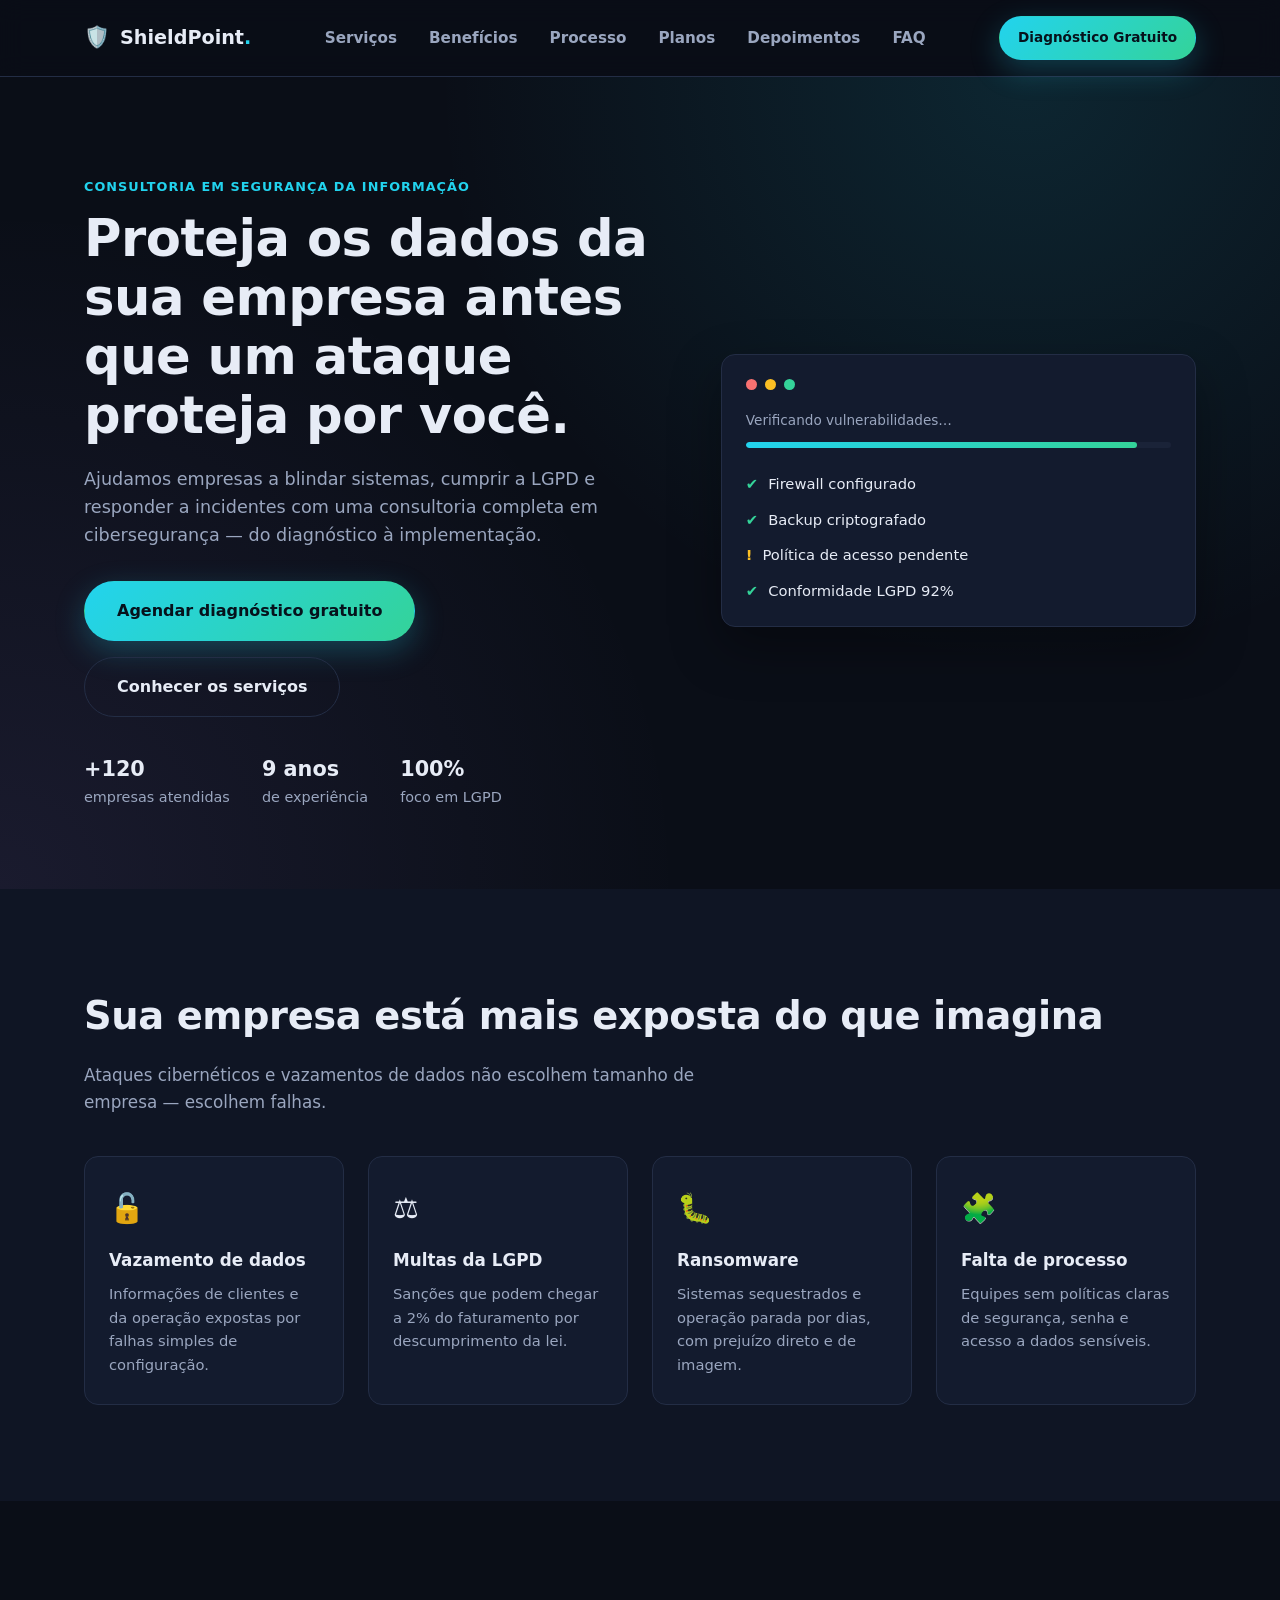
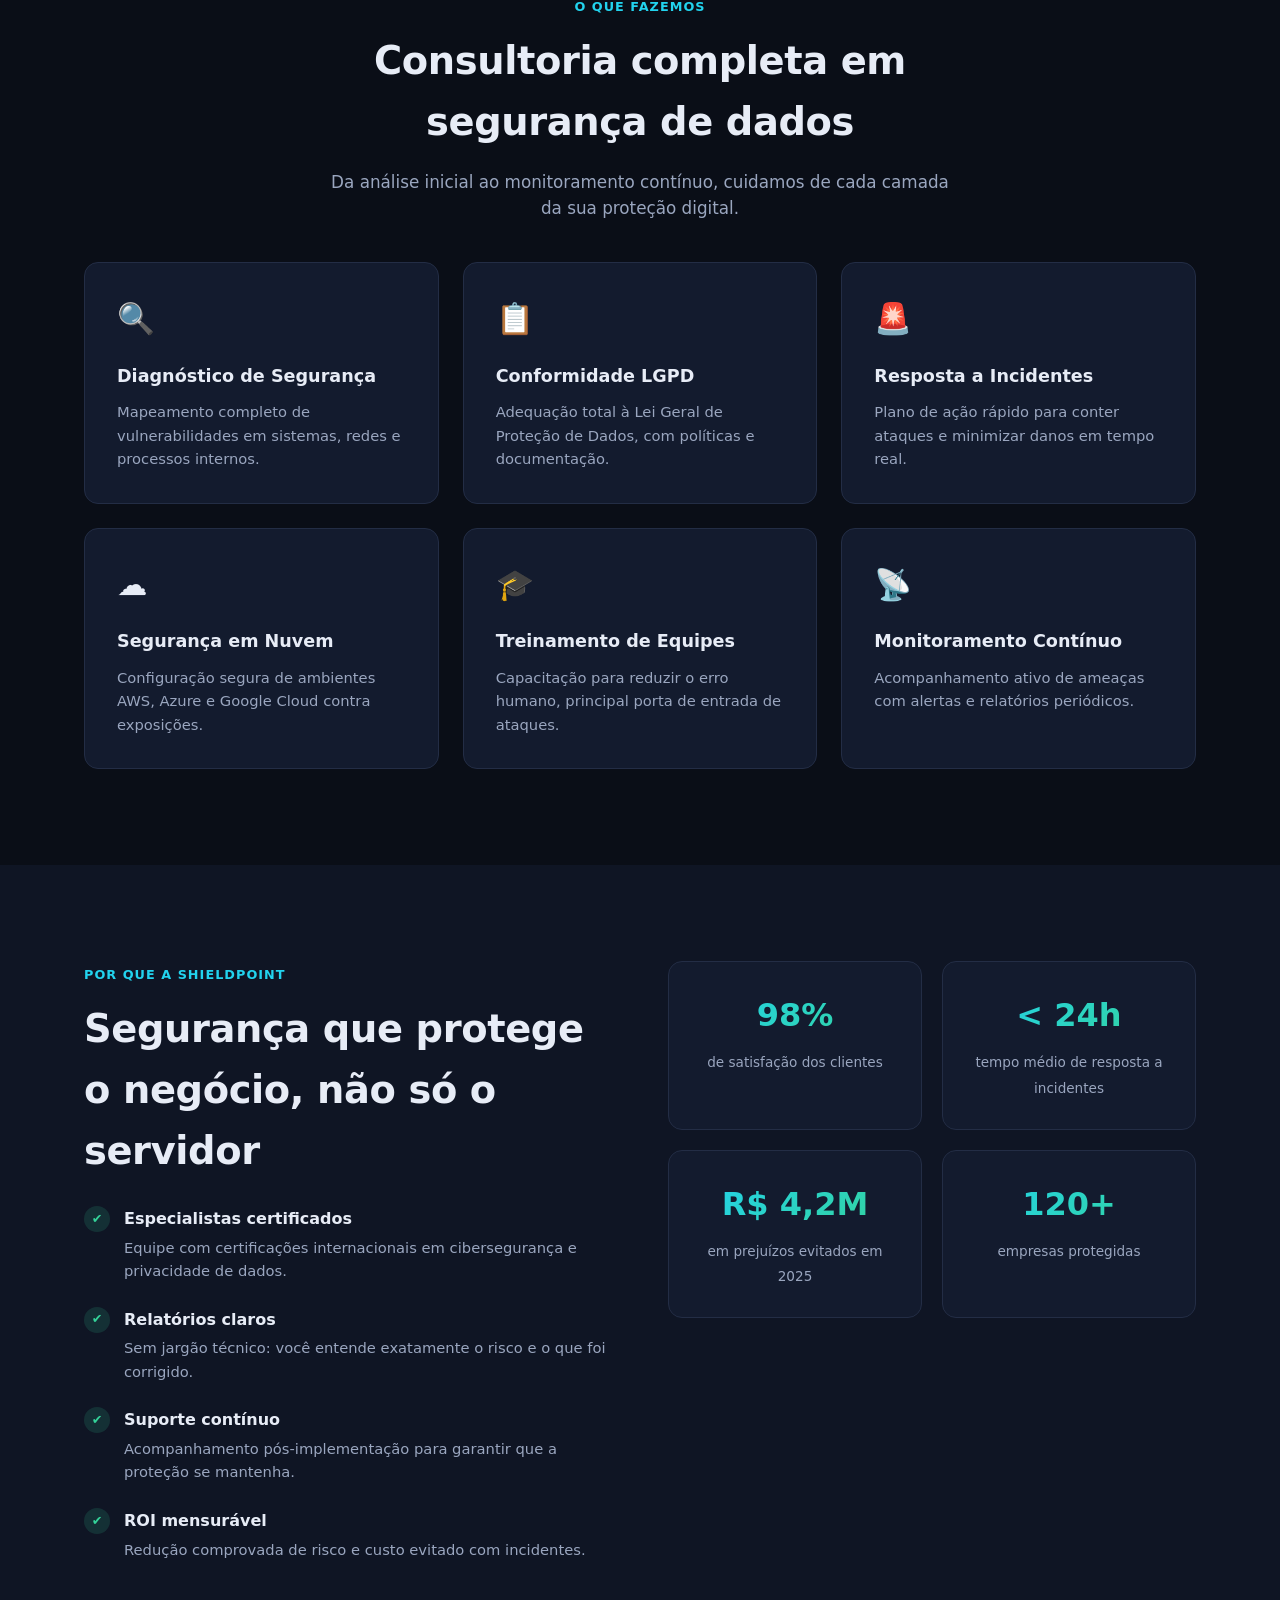
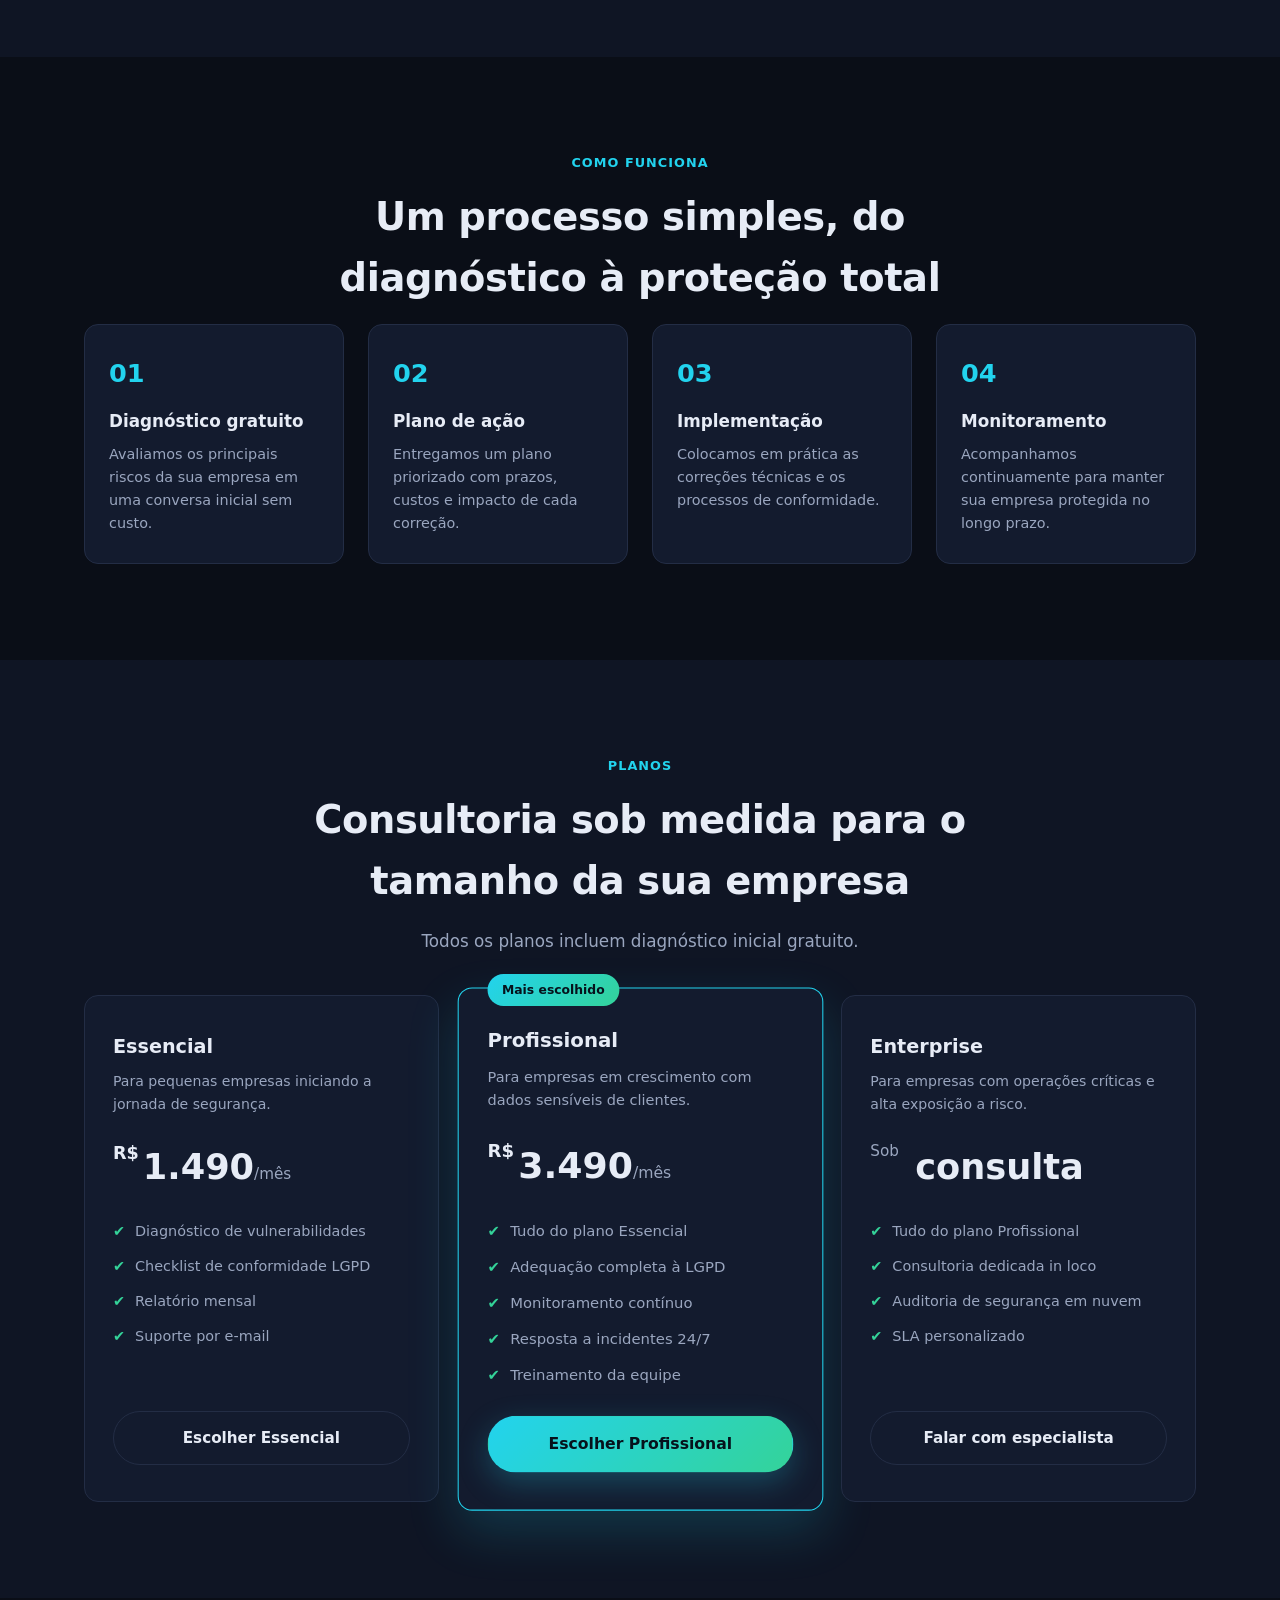
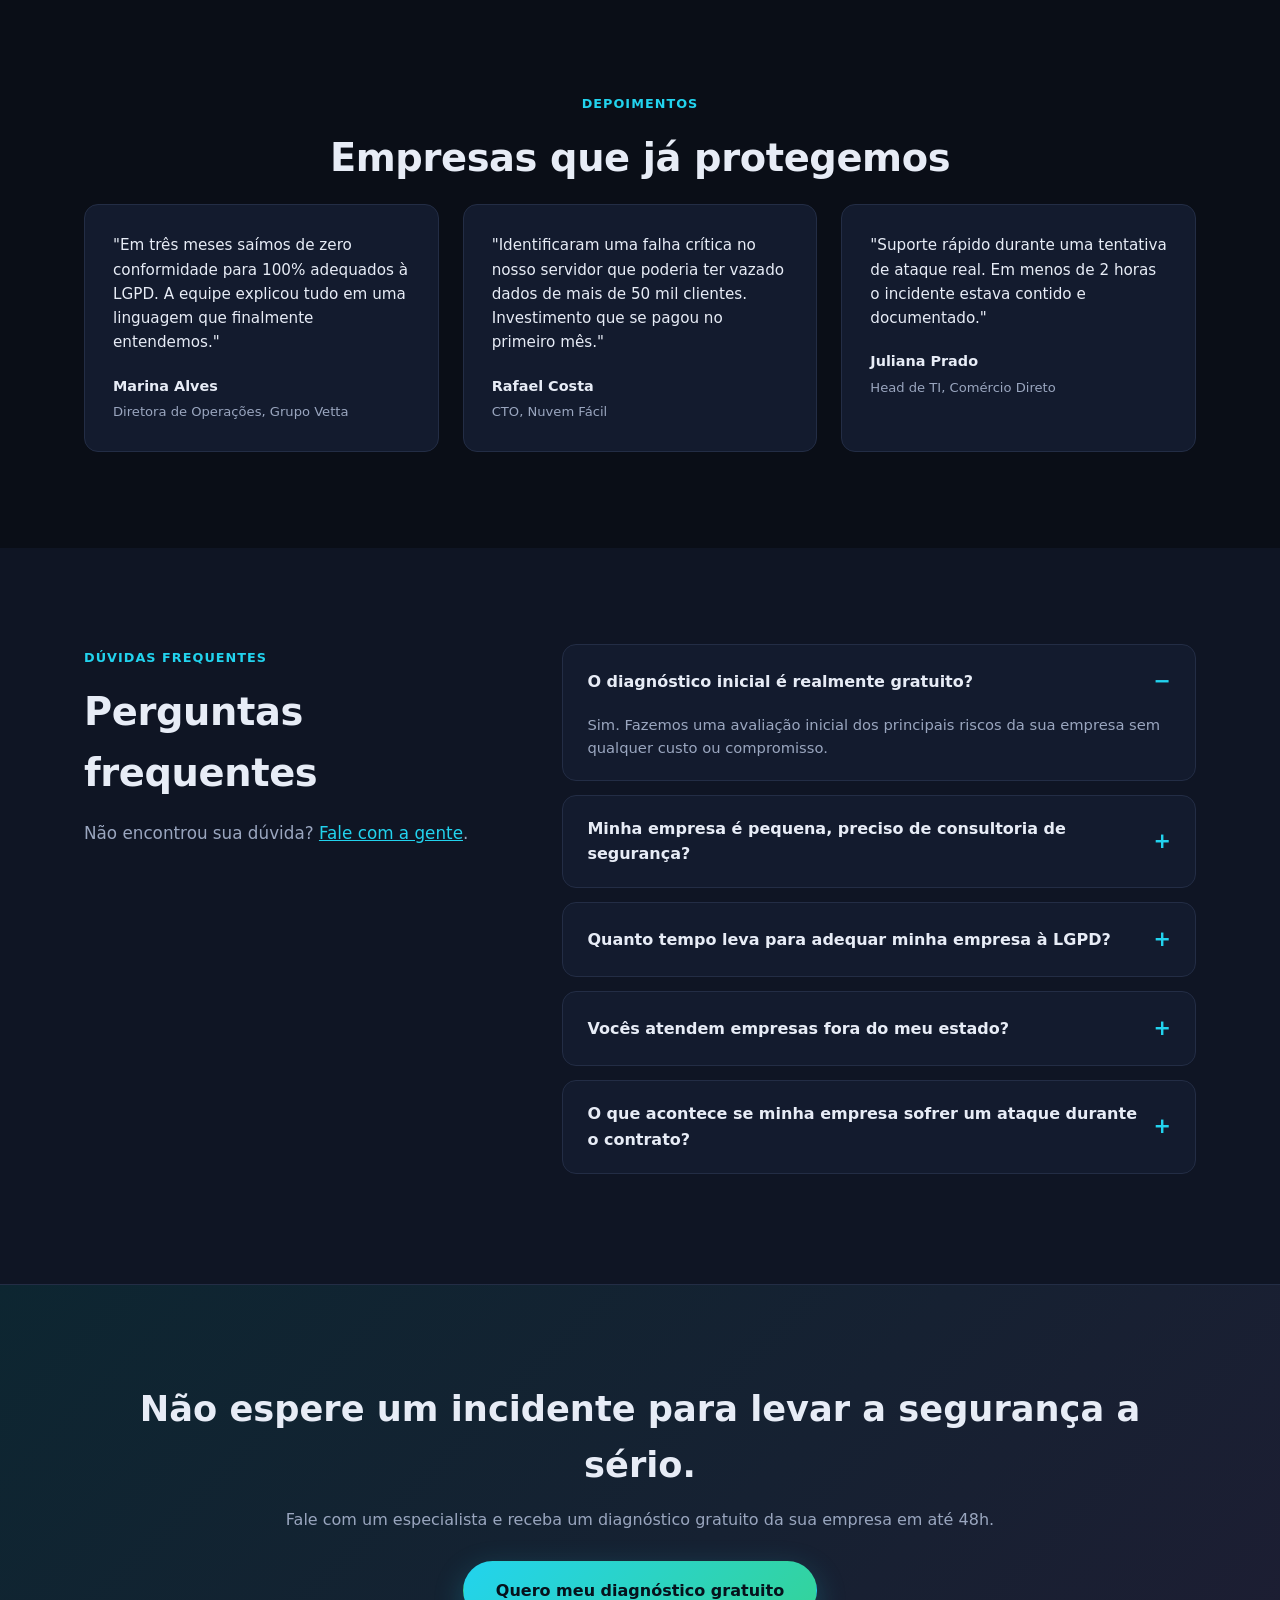
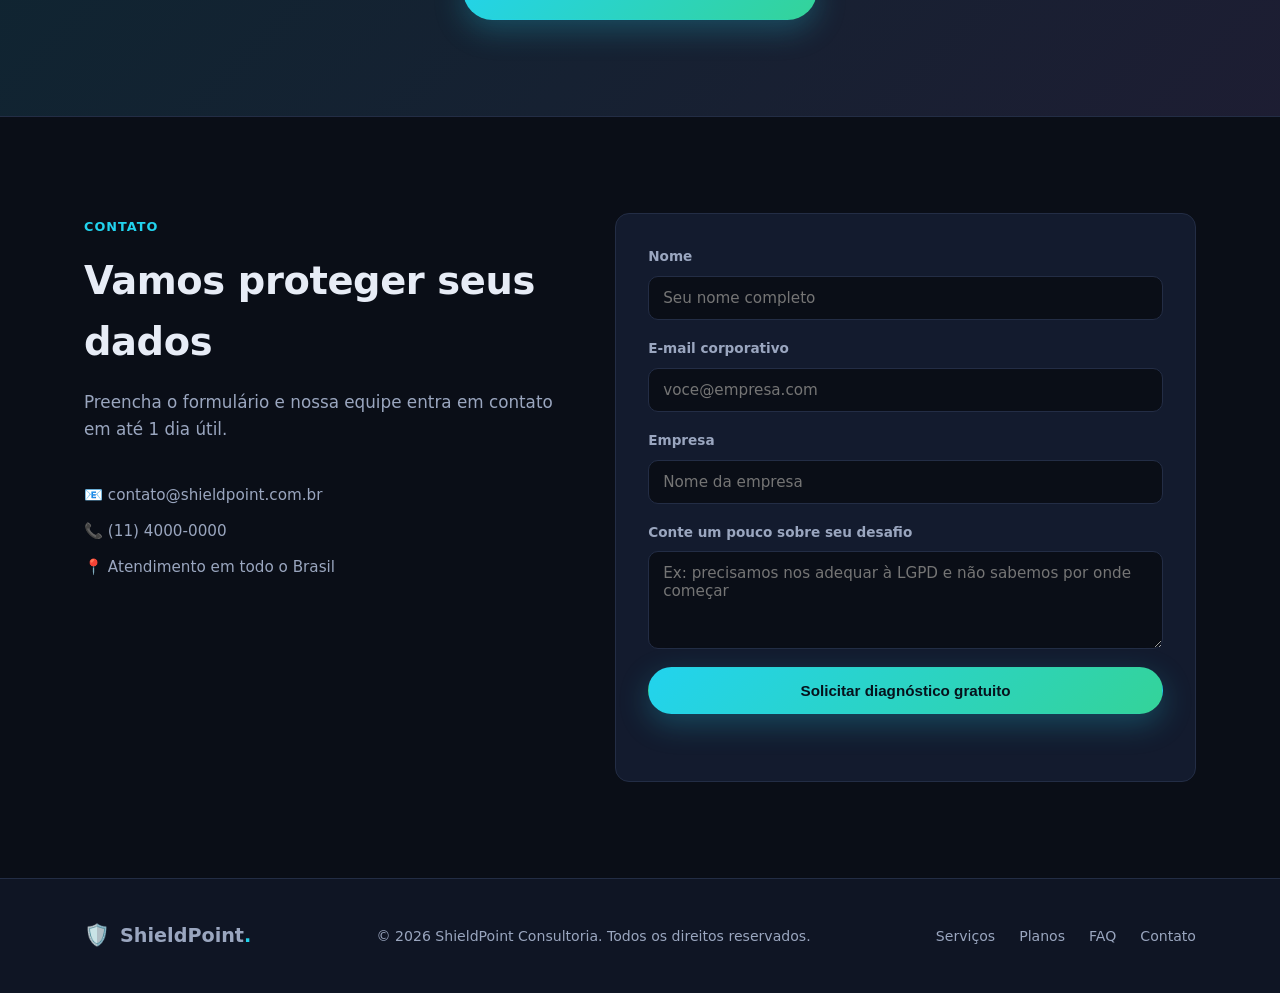
<file: landpages/seguranca-consultoria/index.html>
<!DOCTYPE html>
<html lang="pt-BR">
<head>
<meta charset="UTF-8">
<meta name="viewport" content="width=device-width, initial-scale=1.0">
<title>ShieldPoint Consultoria &mdash; Segurança de Dados e Conformidade LGPD</title>
<meta name="description" content="Consultoria especializada em segurança de dados online, proteção contra ciberataques e conformidade com a LGPD para empresas de todos os portes.">
<link rel="icon" href="data:image/svg+xml,<svg xmlns=%22http://www.w3.org/2000/svg%22 viewBox=%220 0 100 100%22><text y=%22.9em%22 font-size=%2290%22>🛡️</text></svg>">
<link rel="stylesheet" href="styles.css">
</head>
<body>

<header class="site-header" id="top">
  <div class="container header-inner">
    <a href="#top" class="logo">
      <span class="logo-icon">🛡️</span>
      <span>ShieldPoint<span class="logo-accent">.</span></span>
    </a>

    <nav class="nav" id="nav">
      <a href="#servicos">Serviços</a>
      <a href="#beneficios">Benefícios</a>
      <a href="#processo">Processo</a>
      <a href="#planos">Planos</a>
      <a href="#depoimentos">Depoimentos</a>
      <a href="#faq">FAQ</a>
    </nav>

    <div class="header-actions">
      <a href="#contato" class="btn btn-primary btn-sm">Diagnóstico Gratuito</a>
      <button class="nav-toggle" id="navToggle" aria-label="Abrir menu" aria-expanded="false">
        <span></span><span></span><span></span>
      </button>
    </div>
  </div>
</header>

<main>

  <!-- HERO -->
  <section class="hero">
    <div class="container hero-inner">
      <div class="hero-copy">
        <span class="eyebrow">Consultoria em Segurança da Informação</span>
        <h1>Proteja os dados da sua empresa antes que um ataque proteja por você.</h1>
        <p class="hero-lead">
          Ajudamos empresas a blindar sistemas, cumprir a LGPD e responder a incidentes
          com uma consultoria completa em cibersegurança &mdash; do diagnóstico à implementação.
        </p>
        <div class="hero-cta">
          <a href="#contato" class="btn btn-primary btn-lg">Agendar diagnóstico gratuito</a>
          <a href="#servicos" class="btn btn-ghost btn-lg">Conhecer os serviços</a>
        </div>
        <ul class="hero-trust">
          <li><strong>+120</strong> empresas atendidas</li>
          <li><strong>9 anos</strong> de experiência</li>
          <li><strong>100%</strong> foco em LGPD</li>
        </ul>
      </div>

      <div class="hero-visual" aria-hidden="true">
        <div class="hero-card">
          <div class="hero-card-row">
            <span class="dot dot-red"></span>
            <span class="dot dot-yellow"></span>
            <span class="dot dot-green"></span>
          </div>
          <div class="scan-line">
            <span class="scan-label">Verificando vulnerabilidades…</span>
            <div class="scan-bar"><div class="scan-fill"></div></div>
          </div>
          <ul class="scan-results">
            <li><span class="ok">✔</span> Firewall configurado</li>
            <li><span class="ok">✔</span> Backup criptografado</li>
            <li><span class="warn">!</span> Política de acesso pendente</li>
            <li><span class="ok">✔</span> Conformidade LGPD 92%</li>
          </ul>
        </div>
      </div>
    </div>
  </section>

  <!-- PROBLEMA -->
  <section class="problem" id="problema">
    <div class="container">
      <h2 class="section-title">Sua empresa está mais exposta do que imagina</h2>
      <p class="section-subtitle">Ataques cibernéticos e vazamentos de dados não escolhem tamanho de empresa &mdash; escolhem falhas.</p>
      <div class="problem-grid">
        <div class="problem-card">
          <span class="problem-icon">🔓</span>
          <h3>Vazamento de dados</h3>
          <p>Informações de clientes e da operação expostas por falhas simples de configuração.</p>
        </div>
        <div class="problem-card">
          <span class="problem-icon">⚖️</span>
          <h3>Multas da LGPD</h3>
          <p>Sanções que podem chegar a 2% do faturamento por descumprimento da lei.</p>
        </div>
        <div class="problem-card">
          <span class="problem-icon">🐛</span>
          <h3>Ransomware</h3>
          <p>Sistemas sequestrados e operação parada por dias, com prejuízo direto e de imagem.</p>
        </div>
        <div class="problem-card">
          <span class="problem-icon">🧩</span>
          <h3>Falta de processo</h3>
          <p>Equipes sem políticas claras de segurança, senha e acesso a dados sensíveis.</p>
        </div>
      </div>
    </div>
  </section>

  <!-- SERVIÇOS -->
  <section class="services" id="servicos">
    <div class="container">
      <span class="eyebrow center">O que fazemos</span>
      <h2 class="section-title center">Consultoria completa em segurança de dados</h2>
      <p class="section-subtitle center">Da análise inicial ao monitoramento contínuo, cuidamos de cada camada da sua proteção digital.</p>

      <div class="services-grid">
        <div class="service-card">
          <span class="service-icon">🔍</span>
          <h3>Diagnóstico de Segurança</h3>
          <p>Mapeamento completo de vulnerabilidades em sistemas, redes e processos internos.</p>
        </div>
        <div class="service-card">
          <span class="service-icon">📋</span>
          <h3>Conformidade LGPD</h3>
          <p>Adequação total à Lei Geral de Proteção de Dados, com políticas e documentação.</p>
        </div>
        <div class="service-card">
          <span class="service-icon">🚨</span>
          <h3>Resposta a Incidentes</h3>
          <p>Plano de ação rápido para conter ataques e minimizar danos em tempo real.</p>
        </div>
        <div class="service-card">
          <span class="service-icon">☁️</span>
          <h3>Segurança em Nuvem</h3>
          <p>Configuração segura de ambientes AWS, Azure e Google Cloud contra exposições.</p>
        </div>
        <div class="service-card">
          <span class="service-icon">🎓</span>
          <h3>Treinamento de Equipes</h3>
          <p>Capacitação para reduzir o erro humano, principal porta de entrada de ataques.</p>
        </div>
        <div class="service-card">
          <span class="service-icon">📡</span>
          <h3>Monitoramento Contínuo</h3>
          <p>Acompanhamento ativo de ameaças com alertas e relatórios periódicos.</p>
        </div>
      </div>
    </div>
  </section>

  <!-- BENEFÍCIOS -->
  <section class="benefits" id="beneficios">
    <div class="container benefits-inner">
      <div class="benefits-copy">
        <span class="eyebrow">Por que a ShieldPoint</span>
        <h2 class="section-title">Segurança que protege o negócio, não só o servidor</h2>
        <ul class="benefits-list">
          <li>
            <span class="check">✔</span>
            <div><strong>Especialistas certificados</strong><p>Equipe com certificações internacionais em cibersegurança e privacidade de dados.</p></div>
          </li>
          <li>
            <span class="check">✔</span>
            <div><strong>Relatórios claros</strong><p>Sem jargão técnico: você entende exatamente o risco e o que foi corrigido.</p></div>
          </li>
          <li>
            <span class="check">✔</span>
            <div><strong>Suporte contínuo</strong><p>Acompanhamento pós-implementação para garantir que a proteção se mantenha.</p></div>
          </li>
          <li>
            <span class="check">✔</span>
            <div><strong>ROI mensurável</strong><p>Redução comprovada de risco e custo evitado com incidentes.</p></div>
          </li>
        </ul>
      </div>
      <div class="benefits-stats">
        <div class="stat-card">
          <span class="stat-number">98%</span>
          <span class="stat-label">de satisfação dos clientes</span>
        </div>
        <div class="stat-card">
          <span class="stat-number">&lt; 24h</span>
          <span class="stat-label">tempo médio de resposta a incidentes</span>
        </div>
        <div class="stat-card">
          <span class="stat-number">R$ 4,2M</span>
          <span class="stat-label">em prejuízos evitados em 2025</span>
        </div>
        <div class="stat-card">
          <span class="stat-number">120+</span>
          <span class="stat-label">empresas protegidas</span>
        </div>
      </div>
    </div>
  </section>

  <!-- PROCESSO -->
  <section class="process" id="processo">
    <div class="container">
      <span class="eyebrow center">Como funciona</span>
      <h2 class="section-title center">Um processo simples, do diagnóstico à proteção total</h2>

      <div class="process-steps">
        <div class="process-step">
          <span class="step-number">01</span>
          <h3>Diagnóstico gratuito</h3>
          <p>Avaliamos os principais riscos da sua empresa em uma conversa inicial sem custo.</p>
        </div>
        <div class="process-step">
          <span class="step-number">02</span>
          <h3>Plano de ação</h3>
          <p>Entregamos um plano priorizado com prazos, custos e impacto de cada correção.</p>
        </div>
        <div class="process-step">
          <span class="step-number">03</span>
          <h3>Implementação</h3>
          <p>Colocamos em prática as correções técnicas e os processos de conformidade.</p>
        </div>
        <div class="process-step">
          <span class="step-number">04</span>
          <h3>Monitoramento</h3>
          <p>Acompanhamos continuamente para manter sua empresa protegida no longo prazo.</p>
        </div>
      </div>
    </div>
  </section>

  <!-- PLANOS -->
  <section class="pricing" id="planos">
    <div class="container">
      <span class="eyebrow center">Planos</span>
      <h2 class="section-title center">Consultoria sob medida para o tamanho da sua empresa</h2>
      <p class="section-subtitle center">Todos os planos incluem diagnóstico inicial gratuito.</p>

      <div class="pricing-grid">
        <div class="price-card">
          <h3>Essencial</h3>
          <p class="price-desc">Para pequenas empresas iniciando a jornada de segurança.</p>
          <div class="price-value"><span>R$</span>1.490<span>/mês</span></div>
          <ul class="price-features">
            <li>Diagnóstico de vulnerabilidades</li>
            <li>Checklist de conformidade LGPD</li>
            <li>Relatório mensal</li>
            <li>Suporte por e-mail</li>
          </ul>
          <a href="#contato" class="btn btn-outline btn-block">Escolher Essencial</a>
        </div>

        <div class="price-card price-featured">
          <span class="price-badge">Mais escolhido</span>
          <h3>Profissional</h3>
          <p class="price-desc">Para empresas em crescimento com dados sensíveis de clientes.</p>
          <div class="price-value"><span>R$</span>3.490<span>/mês</span></div>
          <ul class="price-features">
            <li>Tudo do plano Essencial</li>
            <li>Adequação completa à LGPD</li>
            <li>Monitoramento contínuo</li>
            <li>Resposta a incidentes 24/7</li>
            <li>Treinamento da equipe</li>
          </ul>
          <a href="#contato" class="btn btn-primary btn-block">Escolher Profissional</a>
        </div>

        <div class="price-card">
          <h3>Enterprise</h3>
          <p class="price-desc">Para empresas com operações críticas e alta exposição a risco.</p>
          <div class="price-value"><span>Sob</span> consulta</div>
          <ul class="price-features">
            <li>Tudo do plano Profissional</li>
            <li>Consultoria dedicada in loco</li>
            <li>Auditoria de segurança em nuvem</li>
            <li>SLA personalizado</li>
          </ul>
          <a href="#contato" class="btn btn-outline btn-block">Falar com especialista</a>
        </div>
      </div>
    </div>
  </section>

  <!-- DEPOIMENTOS -->
  <section class="testimonials" id="depoimentos">
    <div class="container">
      <span class="eyebrow center">Depoimentos</span>
      <h2 class="section-title center">Empresas que já protegemos</h2>

      <div class="testimonials-grid">
        <blockquote class="testimonial-card">
          <p>"Em três meses saímos de zero conformidade para 100% adequados à LGPD. A equipe explicou tudo em uma linguagem que finalmente entendemos."</p>
          <footer><strong>Marina Alves</strong><span>Diretora de Operações, Grupo Vetta</span></footer>
        </blockquote>
        <blockquote class="testimonial-card">
          <p>"Identificaram uma falha crítica no nosso servidor que poderia ter vazado dados de mais de 50 mil clientes. Investimento que se pagou no primeiro mês."</p>
          <footer><strong>Rafael Costa</strong><span>CTO, Nuvem Fácil</span></footer>
        </blockquote>
        <blockquote class="testimonial-card">
          <p>"Suporte rápido durante uma tentativa de ataque real. Em menos de 2 horas o incidente estava contido e documentado."</p>
          <footer><strong>Juliana Prado</strong><span>Head de TI, Comércio Direto</span></footer>
        </blockquote>
      </div>
    </div>
  </section>

  <!-- FAQ -->
  <section class="faq" id="faq">
    <div class="container faq-inner">
      <div>
        <span class="eyebrow">Dúvidas frequentes</span>
        <h2 class="section-title">Perguntas frequentes</h2>
        <p class="section-subtitle">Não encontrou sua dúvida? <a href="#contato">Fale com a gente</a>.</p>
      </div>

      <div class="faq-list">
        <details class="faq-item" open>
          <summary>O diagnóstico inicial é realmente gratuito?</summary>
          <p>Sim. Fazemos uma avaliação inicial dos principais riscos da sua empresa sem qualquer custo ou compromisso.</p>
        </details>
        <details class="faq-item">
          <summary>Minha empresa é pequena, preciso de consultoria de segurança?</summary>
          <p>Sim. A LGPD se aplica a empresas de todos os portes, e pequenas empresas são alvos frequentes justamente por terem menos proteção.</p>
        </details>
        <details class="faq-item">
          <summary>Quanto tempo leva para adequar minha empresa à LGPD?</summary>
          <p>Em média entre 6 e 12 semanas, dependendo do tamanho da operação e da quantidade de dados tratados.</p>
        </details>
        <details class="faq-item">
          <summary>Vocês atendem empresas fora do meu estado?</summary>
          <p>Sim, atendemos empresas em todo o Brasil de forma remota, com visitas presenciais disponíveis no plano Enterprise.</p>
        </details>
        <details class="faq-item">
          <summary>O que acontece se minha empresa sofrer um ataque durante o contrato?</summary>
          <p>Nos planos Profissional e Enterprise, atuamos imediatamente na contenção e resposta ao incidente, sem custo adicional.</p>
        </details>
      </div>
    </div>
  </section>

  <!-- CTA FINAL -->
  <section class="final-cta">
    <div class="container final-cta-inner">
      <h2>Não espere um incidente para levar a segurança a sério.</h2>
      <p>Fale com um especialista e receba um diagnóstico gratuito da sua empresa em até 48h.</p>
      <a href="#contato" class="btn btn-primary btn-lg">Quero meu diagnóstico gratuito</a>
    </div>
  </section>

  <!-- CONTATO -->
  <section class="contact" id="contato">
    <div class="container contact-inner">
      <div class="contact-copy">
        <span class="eyebrow">Contato</span>
        <h2 class="section-title">Vamos proteger seus dados</h2>
        <p class="section-subtitle">Preencha o formulário e nossa equipe entra em contato em até 1 dia útil.</p>
        <ul class="contact-info">
          <li>📧 contato@shieldpoint.com.br</li>
          <li>📞 (11) 4000-0000</li>
          <li>📍 Atendimento em todo o Brasil</li>
        </ul>
      </div>

      <form class="contact-form" id="contactForm" novalidate>
        <div class="form-row">
          <label for="name">Nome</label>
          <input type="text" id="name" name="name" required placeholder="Seu nome completo">
        </div>
        <div class="form-row">
          <label for="email">E-mail corporativo</label>
          <input type="email" id="email" name="email" required placeholder="voce@empresa.com">
        </div>
        <div class="form-row">
          <label for="company">Empresa</label>
          <input type="text" id="company" name="company" placeholder="Nome da empresa">
        </div>
        <div class="form-row">
          <label for="message">Conte um pouco sobre seu desafio</label>
          <textarea id="message" name="message" rows="4" placeholder="Ex: precisamos nos adequar à LGPD e não sabemos por onde começar"></textarea>
        </div>
        <button type="submit" class="btn btn-primary btn-block">Solicitar diagnóstico gratuito</button>
        <p class="form-note" id="formNote" role="status" aria-live="polite"></p>
      </form>
    </div>
  </section>

</main>

<footer class="site-footer">
  <div class="container footer-inner">
    <a href="#top" class="logo">
      <span class="logo-icon">🛡️</span>
      <span>ShieldPoint<span class="logo-accent">.</span></span>
    </a>
    <p>&copy; <span id="year"></span> ShieldPoint Consultoria. Todos os direitos reservados.</p>
    <div class="footer-links">
      <a href="#servicos">Serviços</a>
      <a href="#planos">Planos</a>
      <a href="#faq">FAQ</a>
      <a href="#contato">Contato</a>
    </div>
  </div>
</footer>

<script src="script.js"></script>
</body>
</html>
</file>
<file: landpages/seguranca-consultoria/styles.css>
/* ============ Reset & base ============ */
*, *::before, *::after { box-sizing: border-box; }
html { scroll-behavior: smooth; }
body {
  margin: 0;
  font-family: 'Segoe UI', system-ui, -apple-system, Roboto, sans-serif;
  background: var(--bg);
  color: var(--text);
  line-height: 1.6;
}
img { max-width: 100%; display: block; }
a { color: inherit; text-decoration: none; }
ul { list-style: none; margin: 0; padding: 0; }
h1, h2, h3, p { margin: 0; }

:root {
  --bg: #0a0e17;
  --bg-alt: #0f1524;
  --surface: #131b2e;
  --surface-alt: #1a2338;
  --border: #232d45;
  --text: #e7ecf6;
  --text-muted: #9aa6bf;
  --accent: #22d3ee;
  --accent-2: #34d399;
  --accent-3: #a78bfa;
  --danger: #f87171;
  --warn: #fbbf24;
  --radius: 14px;
  --container: 1160px;
  --shadow: 0 20px 50px rgba(0,0,0,0.35);
}

.container {
  max-width: var(--container);
  margin: 0 auto;
  padding: 0 24px;
}

.eyebrow {
  display: inline-block;
  font-size: 0.8rem;
  font-weight: 700;
  letter-spacing: 0.08em;
  text-transform: uppercase;
  color: var(--accent);
  margin-bottom: 12px;
}
.eyebrow.center { display: block; text-align: center; }

.section-title {
  font-size: clamp(1.8rem, 3vw, 2.4rem);
  font-weight: 800;
  letter-spacing: -0.01em;
  margin-bottom: 16px;
}
.section-title.center { text-align: center; max-width: 720px; margin-left: auto; margin-right: auto; }

.section-subtitle {
  color: var(--text-muted);
  font-size: 1.05rem;
  max-width: 620px;
  margin-bottom: 40px;
}
.section-subtitle.center { text-align: center; margin-left: auto; margin-right: auto; }
.section-subtitle a { color: var(--accent); text-decoration: underline; }

section { padding: 96px 0; }

/* ============ Buttons ============ */
.btn {
  display: inline-flex;
  align-items: center;
  justify-content: center;
  gap: 8px;
  padding: 14px 28px;
  border-radius: 999px;
  font-weight: 700;
  font-size: 0.95rem;
  border: 1px solid transparent;
  cursor: pointer;
  transition: transform 0.15s ease, box-shadow 0.15s ease, background 0.15s ease, border-color .15s ease;
  white-space: nowrap;
}
.btn:hover { transform: translateY(-2px); }
.btn-primary {
  background: linear-gradient(135deg, var(--accent), var(--accent-2));
  color: #06121c;
  box-shadow: 0 10px 30px rgba(34, 211, 238, 0.25);
}
.btn-primary:hover { box-shadow: 0 14px 36px rgba(34, 211, 238, 0.35); }
.btn-ghost {
  background: transparent;
  color: var(--text);
  border-color: var(--border);
}
.btn-ghost:hover { border-color: var(--accent); color: var(--accent); }
.btn-outline {
  background: transparent;
  color: var(--text);
  border-color: var(--border);
}
.btn-outline:hover { border-color: var(--accent-2); color: var(--accent-2); }
.btn-sm { padding: 10px 18px; font-size: 0.85rem; }
.btn-lg { padding: 16px 32px; font-size: 1rem; }
.btn-block { width: 100%; }

/* ============ Header ============ */
.site-header {
  position: sticky;
  top: 0;
  z-index: 100;
  backdrop-filter: blur(12px);
  background: rgba(10, 14, 23, 0.85);
  border-bottom: 1px solid var(--border);
}
.header-inner {
  display: flex;
  align-items: center;
  justify-content: space-between;
  height: 76px;
}
.logo {
  display: flex;
  align-items: center;
  gap: 10px;
  font-weight: 800;
  font-size: 1.2rem;
}
.logo-icon { font-size: 1.3rem; }
.logo-accent { color: var(--accent); }

.nav { display: flex; gap: 32px; }
.nav a { color: var(--text-muted); font-weight: 600; font-size: 0.95rem; transition: color .15s; }
.nav a:hover { color: var(--text); }

.header-actions { display: flex; align-items: center; gap: 16px; }

.nav-toggle {
  display: none;
  flex-direction: column;
  justify-content: center;
  gap: 5px;
  width: 40px;
  height: 40px;
  background: transparent;
  border: 1px solid var(--border);
  border-radius: 8px;
  cursor: pointer;
}
.nav-toggle span { width: 18px; height: 2px; background: var(--text); margin: 0 auto; }

/* ============ Hero ============ */
.hero {
  padding: 96px 0 80px;
  background:
    radial-gradient(circle at 80% 0%, rgba(34,211,238,0.12), transparent 45%),
    radial-gradient(circle at 0% 100%, rgba(167,139,250,0.10), transparent 45%);
}
.hero-inner {
  display: grid;
  grid-template-columns: 1.1fr 0.9fr;
  gap: 56px;
  align-items: center;
}
.hero h1 {
  font-size: clamp(2.2rem, 4vw, 3.2rem);
  font-weight: 800;
  line-height: 1.15;
  letter-spacing: -0.01em;
  margin-bottom: 20px;
}
.hero-lead {
  color: var(--text-muted);
  font-size: 1.1rem;
  max-width: 540px;
  margin-bottom: 32px;
}
.hero-cta { display: flex; gap: 16px; flex-wrap: wrap; margin-bottom: 36px; }

.hero-trust {
  display: flex;
  gap: 32px;
  flex-wrap: wrap;
  color: var(--text-muted);
  font-size: 0.9rem;
}
.hero-trust strong { color: var(--text); display: block; font-size: 1.3rem; }

.hero-card {
  background: var(--surface);
  border: 1px solid var(--border);
  border-radius: var(--radius);
  padding: 24px;
  box-shadow: var(--shadow);
}
.hero-card-row { display: flex; gap: 8px; margin-bottom: 20px; }
.dot { width: 11px; height: 11px; border-radius: 50%; }
.dot-red { background: var(--danger); }
.dot-yellow { background: var(--warn); }
.dot-green { background: var(--accent-2); }

.scan-label { font-size: 0.85rem; color: var(--text-muted); display: block; margin-bottom: 10px; }
.scan-bar { width: 100%; height: 6px; background: var(--surface-alt); border-radius: 999px; overflow: hidden; margin-bottom: 24px; }
.scan-fill {
  width: 92%;
  height: 100%;
  background: linear-gradient(90deg, var(--accent), var(--accent-2));
  border-radius: 999px;
}
.scan-results { display: flex; flex-direction: column; gap: 12px; font-size: 0.92rem; }
.scan-results li { display: flex; align-items: center; gap: 10px; }
.scan-results .ok { color: var(--accent-2); font-weight: 700; }
.scan-results .warn { color: var(--warn); font-weight: 700; }

/* ============ Problem ============ */
.problem { background: var(--bg-alt); }
.problem-grid {
  display: grid;
  grid-template-columns: repeat(4, 1fr);
  gap: 24px;
  margin-top: 8px;
}
.problem-card {
  background: var(--surface);
  border: 1px solid var(--border);
  border-radius: var(--radius);
  padding: 28px 24px;
}
.problem-icon { font-size: 1.8rem; display: block; margin-bottom: 16px; }
.problem-card h3 { font-size: 1.05rem; margin-bottom: 8px; }
.problem-card p { color: var(--text-muted); font-size: 0.92rem; }

/* ============ Services ============ */
.services-grid {
  display: grid;
  grid-template-columns: repeat(3, 1fr);
  gap: 24px;
}
.service-card {
  background: var(--surface);
  border: 1px solid var(--border);
  border-radius: var(--radius);
  padding: 32px;
  transition: border-color .15s, transform .15s;
}
.service-card:hover { border-color: var(--accent); transform: translateY(-4px); }
.service-icon { font-size: 1.9rem; display: block; margin-bottom: 18px; }
.service-card h3 { font-size: 1.1rem; margin-bottom: 10px; }
.service-card p { color: var(--text-muted); font-size: 0.92rem; }

/* ============ Benefits ============ */
.benefits { background: var(--bg-alt); }
.benefits-inner {
  display: grid;
  grid-template-columns: 1fr 1fr;
  gap: 56px;
  align-items: start;
}
.benefits-list { display: flex; flex-direction: column; gap: 24px; margin-top: 24px; }
.benefits-list li { display: flex; gap: 14px; align-items: flex-start; }
.check {
  flex-shrink: 0;
  width: 26px;
  height: 26px;
  border-radius: 50%;
  background: rgba(52, 211, 153, 0.15);
  color: var(--accent-2);
  display: flex;
  align-items: center;
  justify-content: center;
  font-size: 0.8rem;
  font-weight: 800;
}
.benefits-list strong { display: block; margin-bottom: 4px; }
.benefits-list p { color: var(--text-muted); font-size: 0.92rem; }

.benefits-stats {
  display: grid;
  grid-template-columns: 1fr 1fr;
  gap: 20px;
}
.stat-card {
  background: var(--surface);
  border: 1px solid var(--border);
  border-radius: var(--radius);
  padding: 28px 20px;
  text-align: center;
}
.stat-number {
  display: block;
  font-size: 2rem;
  font-weight: 800;
  background: linear-gradient(135deg, var(--accent), var(--accent-2));
  -webkit-background-clip: text;
  background-clip: text;
  color: transparent;
  margin-bottom: 8px;
}
.stat-label { color: var(--text-muted); font-size: 0.85rem; }

/* ============ Process ============ */
.process-steps {
  display: grid;
  grid-template-columns: repeat(4, 1fr);
  gap: 24px;
  margin-top: 16px;
}
.process-step {
  background: var(--surface);
  border: 1px solid var(--border);
  border-radius: var(--radius);
  padding: 28px 24px;
  position: relative;
}
.step-number {
  display: inline-block;
  font-size: 1.6rem;
  font-weight: 800;
  color: var(--accent);
  margin-bottom: 14px;
}
.process-step h3 { font-size: 1.05rem; margin-bottom: 8px; }
.process-step p { color: var(--text-muted); font-size: 0.9rem; }

/* ============ Pricing ============ */
.pricing { background: var(--bg-alt); }
.pricing-grid {
  display: grid;
  grid-template-columns: repeat(3, 1fr);
  gap: 24px;
  align-items: stretch;
}
.price-card {
  background: var(--surface);
  border: 1px solid var(--border);
  border-radius: var(--radius);
  padding: 36px 28px;
  display: flex;
  flex-direction: column;
  position: relative;
}
.price-card h3 { font-size: 1.2rem; margin-bottom: 8px; }
.price-desc { color: var(--text-muted); font-size: 0.88rem; margin-bottom: 24px; min-height: 40px; }
.price-value {
  font-size: 2.2rem;
  font-weight: 800;
  margin-bottom: 24px;
}
.price-value span:first-child { font-size: 1.1rem; font-weight: 700; margin-right: 4px; vertical-align: top; }
.price-value span:last-child { font-size: 0.95rem; color: var(--text-muted); font-weight: 500; }
.price-features { display: flex; flex-direction: column; gap: 12px; margin-bottom: 28px; flex-grow: 1; }
.price-features li { font-size: 0.9rem; color: var(--text-muted); padding-left: 22px; position: relative; }
.price-features li::before {
  content: '✔';
  position: absolute;
  left: 0;
  color: var(--accent-2);
  font-weight: 700;
}
.price-featured {
  border-color: var(--accent);
  box-shadow: 0 20px 50px rgba(34,211,238,0.18);
  transform: scale(1.03);
}
.price-badge {
  position: absolute;
  top: -14px;
  left: 28px;
  background: linear-gradient(135deg, var(--accent), var(--accent-2));
  color: #06121c;
  font-size: 0.75rem;
  font-weight: 800;
  padding: 6px 14px;
  border-radius: 999px;
}

/* ============ Testimonials ============ */
.testimonials-grid {
  display: grid;
  grid-template-columns: repeat(3, 1fr);
  gap: 24px;
}
.testimonial-card {
  background: var(--surface);
  border: 1px solid var(--border);
  border-radius: var(--radius);
  padding: 28px;
  margin: 0;
}
.testimonial-card p { font-size: 0.95rem; margin-bottom: 20px; color: var(--text); }
.testimonial-card footer strong { display: block; font-size: 0.9rem; }
.testimonial-card footer span { color: var(--text-muted); font-size: 0.82rem; }

/* ============ FAQ ============ */
.faq { background: var(--bg-alt); }
.faq-inner {
  display: grid;
  grid-template-columns: 0.8fr 1.2fr;
  gap: 56px;
  align-items: start;
}
.faq-item {
  background: var(--surface);
  border: 1px solid var(--border);
  border-radius: var(--radius);
  padding: 20px 24px;
  margin-bottom: 14px;
}
.faq-item summary {
  cursor: pointer;
  font-weight: 700;
  list-style: none;
  display: flex;
  justify-content: space-between;
  align-items: center;
}
.faq-item summary::-webkit-details-marker { display: none; }
.faq-item summary::after {
  content: '+';
  font-size: 1.3rem;
  color: var(--accent);
  margin-left: 12px;
}
.faq-item[open] summary::after { content: '−'; }
.faq-item p { color: var(--text-muted); margin-top: 14px; font-size: 0.92rem; }

/* ============ Final CTA ============ */
.final-cta {
  background: linear-gradient(135deg, rgba(34,211,238,0.12), rgba(167,139,250,0.12));
  border-top: 1px solid var(--border);
  border-bottom: 1px solid var(--border);
  text-align: center;
}
.final-cta-inner h2 { font-size: clamp(1.6rem, 3vw, 2.2rem); margin-bottom: 14px; }
.final-cta-inner p { color: var(--text-muted); margin-bottom: 28px; }

/* ============ Contact ============ */
.contact-inner {
  display: grid;
  grid-template-columns: 0.9fr 1.1fr;
  gap: 56px;
}
.contact-info { margin-top: 24px; display: flex; flex-direction: column; gap: 12px; color: var(--text-muted); font-size: 0.95rem; }

.contact-form {
  background: var(--surface);
  border: 1px solid var(--border);
  border-radius: var(--radius);
  padding: 32px;
  display: flex;
  flex-direction: column;
  gap: 18px;
}
.form-row { display: flex; flex-direction: column; gap: 8px; }
.form-row label { font-size: 0.85rem; font-weight: 700; color: var(--text-muted); }
.form-row input, .form-row textarea {
  background: var(--bg);
  border: 1px solid var(--border);
  border-radius: 10px;
  padding: 12px 14px;
  color: var(--text);
  font-family: inherit;
  font-size: 0.95rem;
  resize: vertical;
}
.form-row input:focus, .form-row textarea:focus {
  outline: none;
  border-color: var(--accent);
}
.form-note { text-align: center; font-size: 0.88rem; color: var(--accent-2); min-height: 1.2em; }

/* ============ Footer ============ */
.site-footer {
  border-top: 1px solid var(--border);
  padding: 40px 0;
  background: var(--bg-alt);
}
.footer-inner {
  display: flex;
  justify-content: space-between;
  align-items: center;
  flex-wrap: wrap;
  gap: 20px;
  color: var(--text-muted);
  font-size: 0.88rem;
}
.footer-links { display: flex; gap: 24px; }
.footer-links a:hover { color: var(--text); }

/* ============ Responsive ============ */
@media (max-width: 960px) {
  .hero-inner, .benefits-inner, .faq-inner, .contact-inner { grid-template-columns: 1fr; }
  .problem-grid, .services-grid, .process-steps, .pricing-grid, .testimonials-grid { grid-template-columns: repeat(2, 1fr); }
  .price-featured { transform: none; }
}

@media (max-width: 720px) {
  .nav { display: none; }
  .nav-toggle { display: flex; }
  section { padding: 64px 0; }
  .problem-grid, .services-grid, .process-steps, .pricing-grid, .testimonials-grid { grid-template-columns: 1fr; }
  .hero-cta { flex-direction: column; align-items: stretch; }
  .hero-cta .btn { width: 100%; }
}

/* Mobile nav open state */
.site-header.nav-open .nav {
  display: flex;
  flex-direction: column;
  position: absolute;
  top: 76px;
  left: 0;
  right: 0;
  background: var(--bg);
  border-bottom: 1px solid var(--border);
  padding: 20px 24px;
  gap: 18px;
}
</file>
